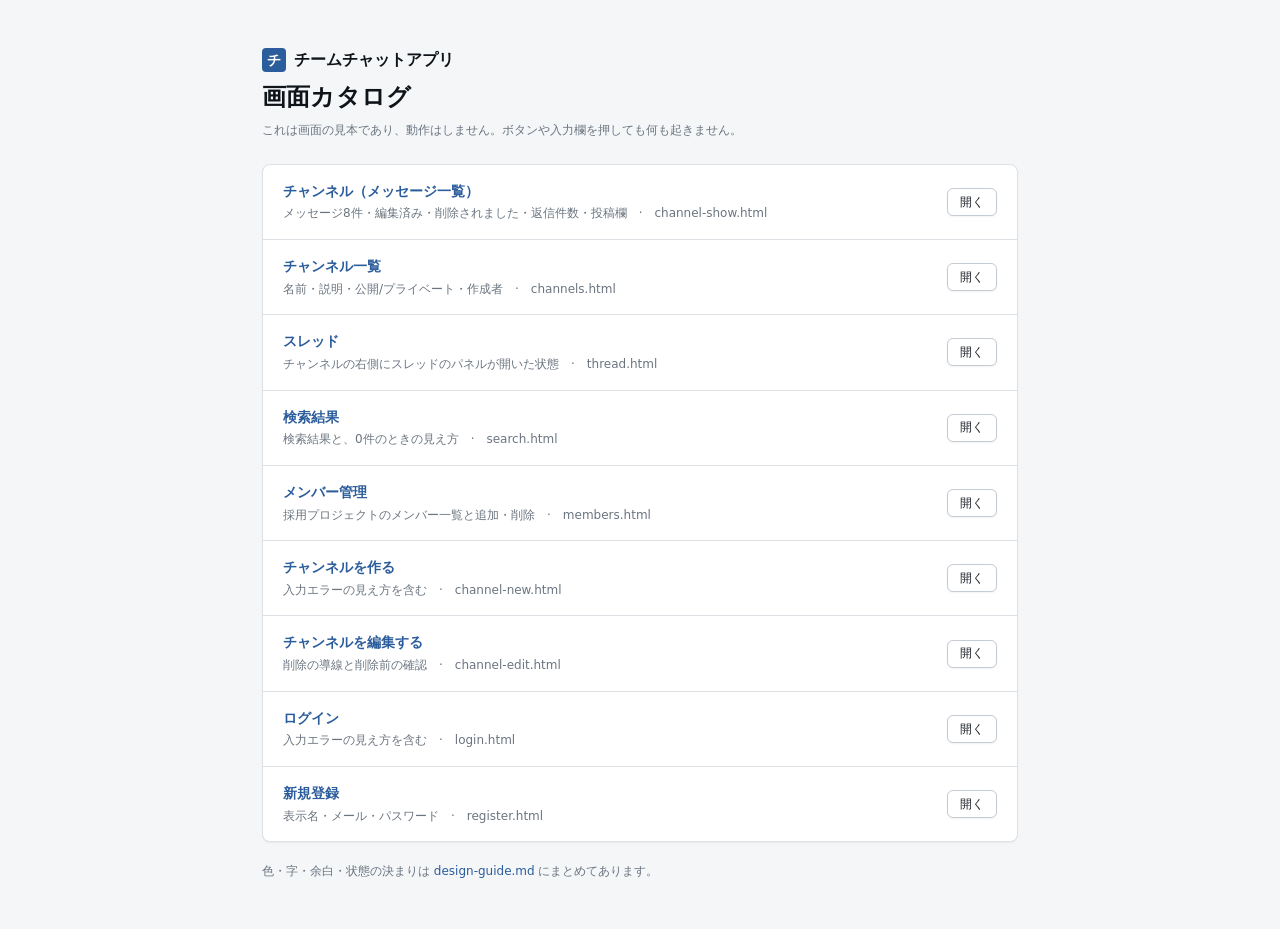
<file: mockup/index.html>
<!DOCTYPE html>
<html lang="ja"><head><meta charset="utf-8"><meta name="viewport" content="width=1280"><title>画面カタログ｜チームチャットアプリ</title><link rel="stylesheet" href="styles.css"></head>
<body><div class="page" style="margin:0 auto;max-width:820px;padding:var(--sp-12) var(--sp-8)"><div class="auth__brand" style="justify-content:flex-start;margin-bottom:var(--sp-2)"><span class="brandmark">チ</span>チームチャットアプリ</div><h1 class="h-display">画面カタログ</h1><p class="t-caption" style="margin:var(--sp-2) 0 var(--sp-6)">これは画面の見本であり、動作はしません。ボタンや入力欄を押しても何も起きません。</p><div class="rows">
<div class="row"><div class="row__main"><div class="row__title"><a href="channel-show.html">チャンネル（メッセージ一覧）</a></div><div class="row__sub">メッセージ8件・編集済み・削除されました・返信件数・投稿欄　·　channel-show.html</div></div><div class="row__acts"><a class="btn btn--sm" href="channel-show.html">開く</a></div></div>
<div class="row"><div class="row__main"><div class="row__title"><a href="channels.html">チャンネル一覧</a></div><div class="row__sub">名前・説明・公開/プライベート・作成者　·　channels.html</div></div><div class="row__acts"><a class="btn btn--sm" href="channels.html">開く</a></div></div>
<div class="row"><div class="row__main"><div class="row__title"><a href="thread.html">スレッド</a></div><div class="row__sub">チャンネルの右側にスレッドのパネルが開いた状態　·　thread.html</div></div><div class="row__acts"><a class="btn btn--sm" href="thread.html">開く</a></div></div>
<div class="row"><div class="row__main"><div class="row__title"><a href="search.html">検索結果</a></div><div class="row__sub">検索結果と、0件のときの見え方　·　search.html</div></div><div class="row__acts"><a class="btn btn--sm" href="search.html">開く</a></div></div>
<div class="row"><div class="row__main"><div class="row__title"><a href="members.html">メンバー管理</a></div><div class="row__sub">採用プロジェクトのメンバー一覧と追加・削除　·　members.html</div></div><div class="row__acts"><a class="btn btn--sm" href="members.html">開く</a></div></div>
<div class="row"><div class="row__main"><div class="row__title"><a href="channel-new.html">チャンネルを作る</a></div><div class="row__sub">入力エラーの見え方を含む　·　channel-new.html</div></div><div class="row__acts"><a class="btn btn--sm" href="channel-new.html">開く</a></div></div>
<div class="row"><div class="row__main"><div class="row__title"><a href="channel-edit.html">チャンネルを編集する</a></div><div class="row__sub">削除の導線と削除前の確認　·　channel-edit.html</div></div><div class="row__acts"><a class="btn btn--sm" href="channel-edit.html">開く</a></div></div>
<div class="row"><div class="row__main"><div class="row__title"><a href="login.html">ログイン</a></div><div class="row__sub">入力エラーの見え方を含む　·　login.html</div></div><div class="row__acts"><a class="btn btn--sm" href="login.html">開く</a></div></div>
<div class="row"><div class="row__main"><div class="row__title"><a href="register.html">新規登録</a></div><div class="row__sub">表示名・メール・パスワード　·　register.html</div></div><div class="row__acts"><a class="btn btn--sm" href="register.html">開く</a></div></div>
</div><p class="mock-note" style="margin-top:var(--sp-5)">色・字・余白・状態の決まりは <a href="design-guide.md">design-guide.md</a> にまとめてあります。</p></div></body></html>
</file>
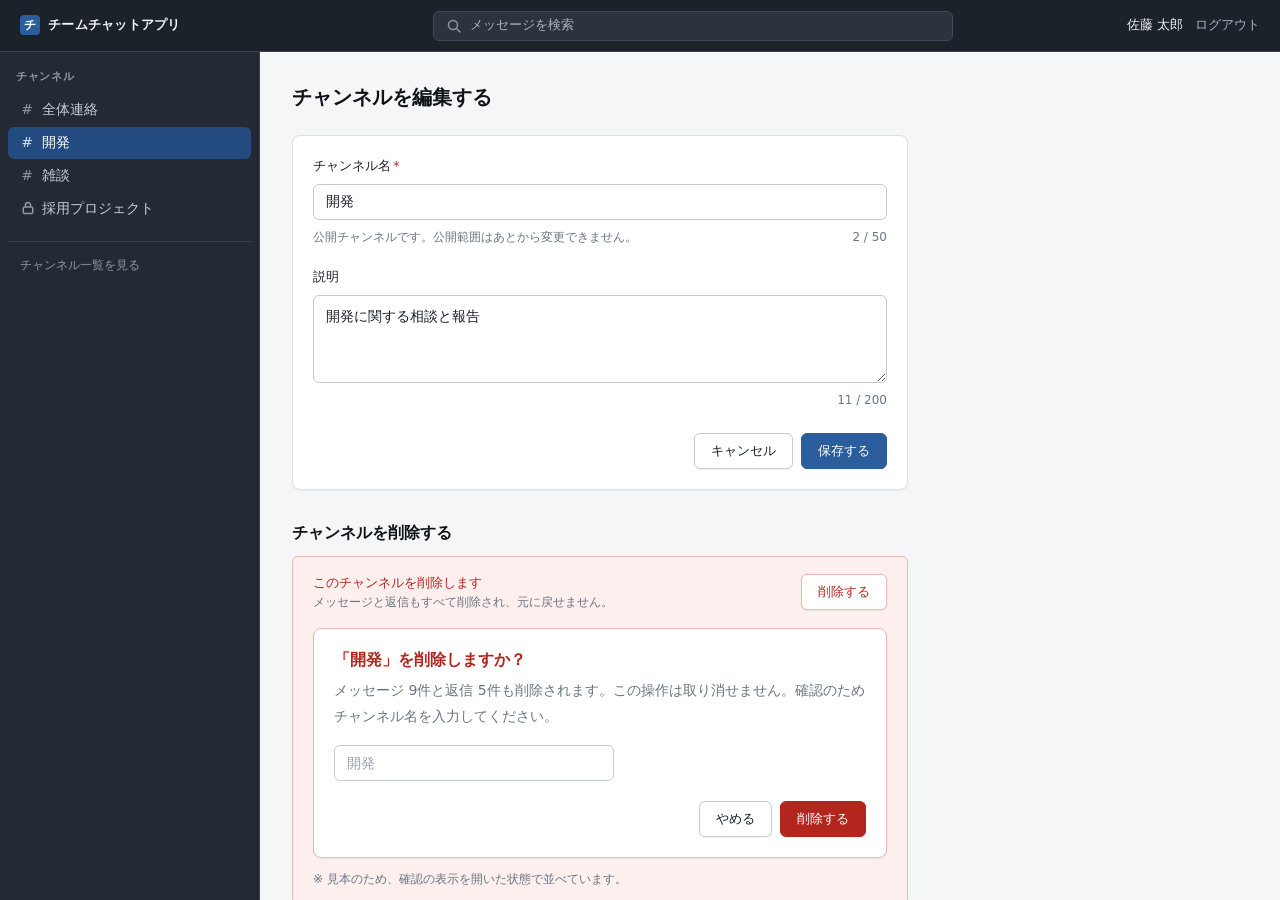
<file: mockup/channel-edit.html>
<!DOCTYPE html>
<html lang="ja"><head><meta charset="utf-8"><meta name="viewport" content="width=1280"><title>チャンネルを編集する｜チームチャットアプリ</title><link rel="stylesheet" href="styles.css"></head>
<body><div class="app"><header class="topbar"><div class="topbar__brand"><span class="brandmark">チ</span>チームチャットアプリ</div><div class="topbar__search"><div class="search-input"><svg class="ic" viewBox="0 0 16 16" fill="none" stroke="currentColor" stroke-width="1.5"><circle cx="7" cy="7" r="4.5"/><path d="M10.5 10.5 14 14" stroke-linecap="round"/></svg><span>メッセージを検索</span></div></div><div class="topbar__me"><span class="nm">佐藤 太郎</span><a href="login.html">ログアウト</a></div></header><div class="app__body"><nav class="sidebar"><div class="side-group">チャンネル</div><a class="side-item" href="channel-show.html"><span class="sig">#</span><span class="nm">全体連絡</span></a><a class="side-item is-selected" href="channel-show.html"><span class="sig">#</span><span class="nm">開発</span></a><a class="side-item" href="channel-show.html"><span class="sig">#</span><span class="nm">雑談</span></a><a class="side-item" href="channel-show.html"><span class="sig"><svg class="ic" viewBox="0 0 16 16" fill="none" stroke="currentColor" stroke-width="1.5"><rect x="3.25" y="7" width="9.5" height="6.5" rx="1.5"/><path d="M5.5 7V5a2.5 2.5 0 0 1 5 0v2"/></svg></span><span class="nm">採用プロジェクト</span></a><div class="side-foot"><a href="channels.html">チャンネル一覧を見る</a></div></nav><main class="main main--scroll"><div class="page" style="max-width:680px"><h1 class="h-title" style="margin-bottom:var(--sp-6)">チャンネルを編集する</h1>
<div class="card" style="margin-bottom:var(--sp-8)"><div class="card__body">
<div class="field"><label class="label">チャンネル名<span class="req">*</span></label><input class="input" value="開発"><div class="field-foot"><span class="help">公開チャンネルです。公開範囲はあとから変更できません。</span><span class="count">2 / 50</span></div></div>
<div class="field"><label class="label">説明</label><textarea class="textarea">開発に関する相談と報告</textarea><div class="field-foot"><span class="help"></span><span class="count">11 / 200</span></div></div>
<div class="inline-2" style="justify-content:flex-end;margin-top:var(--sp-6)"><a class="btn" href="channel-show.html">キャンセル</a><button class="btn btn--primary">保存する</button></div>
</div></div>
<h2 class="h-heading" style="margin-bottom:var(--sp-3)">チャンネルを削除する</h2>
<div class="danger-box"><div class="spread" style="margin-bottom:var(--sp-4)"><div><div class="t-label" style="color:var(--danger)">このチャンネルを削除します</div><div class="t-caption">メッセージと返信もすべて削除され、元に戻せません。</div></div><button class="btn btn--danger">削除する</button></div>
<div class="card" style="border-color:var(--danger-line)"><div class="card__body"><div class="h-heading" style="margin-bottom:var(--sp-2)">「開発」を削除しますか？</div><p class="t-body t-muted" style="margin-bottom:var(--sp-4)">メッセージ 9件と返信 5件も削除されます。この操作は取り消せません。確認のためチャンネル名を入力してください。</p><input class="input" placeholder="開発" style="max-width:280px"><div class="inline-2" style="justify-content:flex-end;margin-top:var(--sp-5)"><button class="btn">やめる</button><button class="btn btn--danger-solid">削除する</button></div></div></div>
<p class="mock-note" style="margin-top:var(--sp-3)">※ 見本のため、確認の表示を開いた状態で並べています。</p></div>
</div></main></div></div></body></html>
</file>
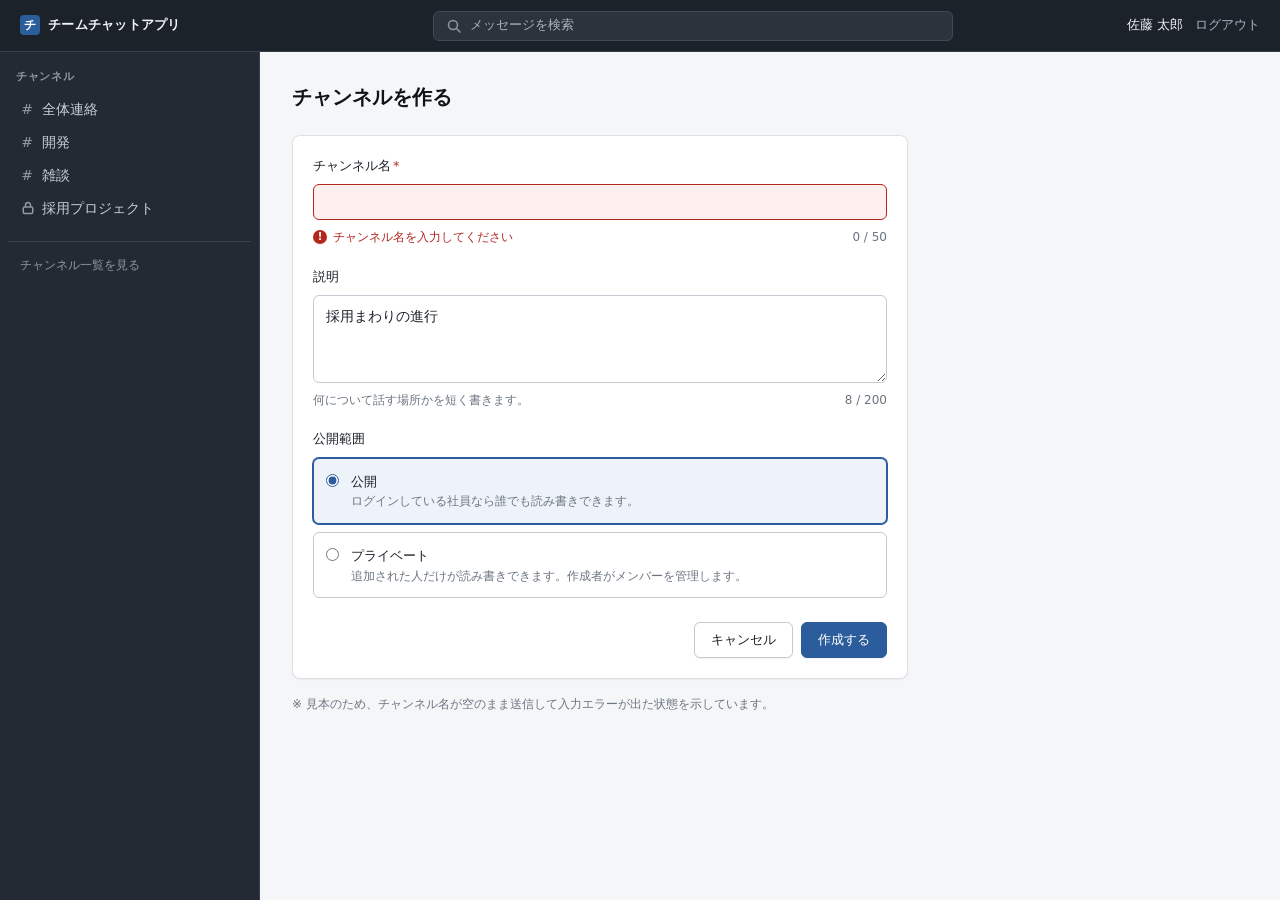
<file: mockup/channel-new.html>
<!DOCTYPE html>
<html lang="ja"><head><meta charset="utf-8"><meta name="viewport" content="width=1280"><title>チャンネルを作る｜チームチャットアプリ</title><link rel="stylesheet" href="styles.css"></head>
<body><div class="app"><header class="topbar"><div class="topbar__brand"><span class="brandmark">チ</span>チームチャットアプリ</div><div class="topbar__search"><div class="search-input"><svg class="ic" viewBox="0 0 16 16" fill="none" stroke="currentColor" stroke-width="1.5"><circle cx="7" cy="7" r="4.5"/><path d="M10.5 10.5 14 14" stroke-linecap="round"/></svg><span>メッセージを検索</span></div></div><div class="topbar__me"><span class="nm">佐藤 太郎</span><a href="login.html">ログアウト</a></div></header><div class="app__body"><nav class="sidebar"><div class="side-group">チャンネル</div><a class="side-item" href="channel-show.html"><span class="sig">#</span><span class="nm">全体連絡</span></a><a class="side-item" href="channel-show.html"><span class="sig">#</span><span class="nm">開発</span></a><a class="side-item" href="channel-show.html"><span class="sig">#</span><span class="nm">雑談</span></a><a class="side-item" href="channel-show.html"><span class="sig"><svg class="ic" viewBox="0 0 16 16" fill="none" stroke="currentColor" stroke-width="1.5"><rect x="3.25" y="7" width="9.5" height="6.5" rx="1.5"/><path d="M5.5 7V5a2.5 2.5 0 0 1 5 0v2"/></svg></span><span class="nm">採用プロジェクト</span></a><div class="side-foot"><a href="channels.html">チャンネル一覧を見る</a></div></nav><main class="main main--scroll"><div class="page" style="max-width:680px"><h1 class="h-title" style="margin-bottom:var(--sp-6)">チャンネルを作る</h1>
<div class="card"><div class="card__body">
<div class="field is-error"><label class="label">チャンネル名<span class="req">*</span></label><input class="input" value=""><div class="field-foot"><span class="err">チャンネル名を入力してください</span><span class="count">0 / 50</span></div></div>
<div class="field"><label class="label">説明</label><textarea class="textarea">採用まわりの進行</textarea><div class="field-foot"><span class="help">何について話す場所かを短く書きます。</span><span class="count">8 / 200</span></div></div>
<div class="field"><span class="label">公開範囲</span><div class="radio-set">
<label class="radio is-checked"><input type="radio" name="v" checked><span><span class="rt">公開</span><span class="rd" style="display:block">ログインしている社員なら誰でも読み書きできます。</span></span></label>
<label class="radio"><input type="radio" name="v"><span><span class="rt">プライベート</span><span class="rd" style="display:block">追加された人だけが読み書きできます。作成者がメンバーを管理します。</span></span></label>
</div></div>
<div class="inline-2" style="justify-content:flex-end;margin-top:var(--sp-6)"><a class="btn" href="channels.html">キャンセル</a><button class="btn btn--primary">作成する</button></div>
</div></div>
<p class="mock-note" style="margin-top:var(--sp-4)">※ 見本のため、チャンネル名が空のまま送信して入力エラーが出た状態を示しています。</p></div></main></div></div></body></html>
</file>
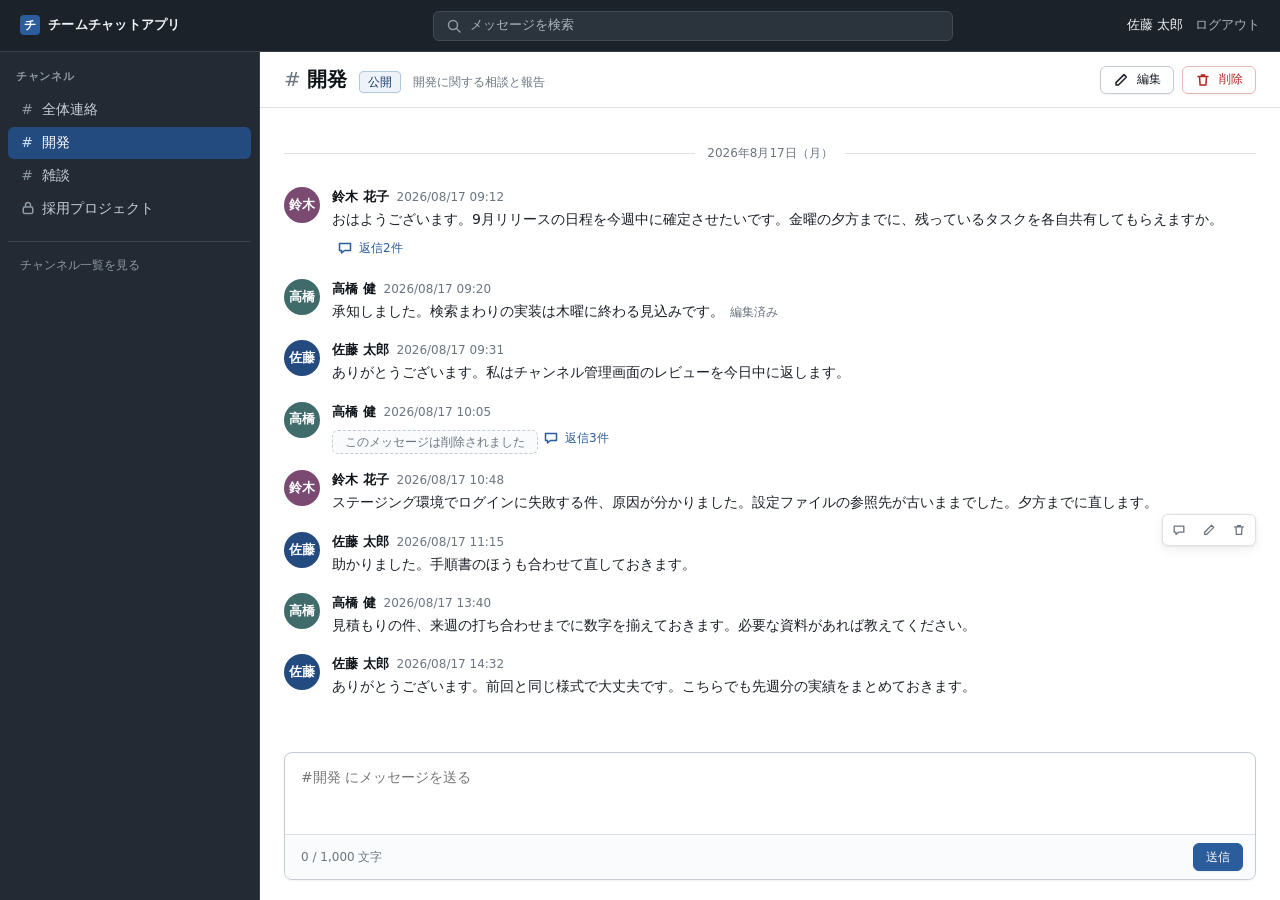
<file: mockup/channel-show.html>
<!DOCTYPE html>
<html lang="ja"><head><meta charset="utf-8"><meta name="viewport" content="width=1280"><title>開発｜チームチャットアプリ</title><link rel="stylesheet" href="styles.css"></head>
<body><div class="app"><header class="topbar"><div class="topbar__brand"><span class="brandmark">チ</span>チームチャットアプリ</div><div class="topbar__search"><div class="search-input"><svg class="ic" viewBox="0 0 16 16" fill="none" stroke="currentColor" stroke-width="1.5"><circle cx="7" cy="7" r="4.5"/><path d="M10.5 10.5 14 14" stroke-linecap="round"/></svg><span>メッセージを検索</span></div></div><div class="topbar__me"><span class="nm">佐藤 太郎</span><a href="login.html">ログアウト</a></div></header><div class="app__body"><nav class="sidebar"><div class="side-group">チャンネル</div><a class="side-item" href="channel-show.html"><span class="sig">#</span><span class="nm">全体連絡</span></a><a class="side-item is-selected" href="channel-show.html"><span class="sig">#</span><span class="nm">開発</span></a><a class="side-item" href="channel-show.html"><span class="sig">#</span><span class="nm">雑談</span></a><a class="side-item" href="channel-show.html"><span class="sig"><svg class="ic" viewBox="0 0 16 16" fill="none" stroke="currentColor" stroke-width="1.5"><rect x="3.25" y="7" width="9.5" height="6.5" rx="1.5"/><path d="M5.5 7V5a2.5 2.5 0 0 1 5 0v2"/></svg></span><span class="nm">採用プロジェクト</span></a><div class="side-foot"><a href="channels.html">チャンネル一覧を見る</a></div></nav><main class="main"><div class="ch-head"><div class="ch-head__main"><div class="ch-head__name"><span class="sig">#</span>開発</div><span class="badge badge--public">公開</span><span class="ch-head__desc">開発に関する相談と報告</span></div><div class="ch-head__acts"><a class="btn btn--sm" href="channel-edit.html"><svg class="ic" viewBox="0 0 16 16" fill="none" stroke="currentColor" stroke-width="1.5" stroke-linejoin="round"><path d="M11 2.6 13.4 5 5.4 13H3v-2.4z"/></svg>編集</a><a class="btn btn--sm btn--danger" href="channel-edit.html"><svg class="ic" viewBox="0 0 16 16" fill="none" stroke="currentColor" stroke-width="1.5" stroke-linecap="round"><path d="M3 4.5h10M6.5 4.5V3h3v1.5M4.5 4.5l.6 8.5h5.8l.6-8.5"/></svg>削除</a></div></div><div class="msg-list"><div class="day-sep"><span>2026年8月17日（月）</span></div><article class="msg"><span class="avatar avatar--b">鈴木</span><div><div class="msg__head"><span class="msg__name">鈴木 花子</span><span class="msg__time">2026/08/17 09:12</span></div><div class="msg__body">おはようございます。9月リリースの日程を今週中に確定させたいです。金曜の夕方までに、残っているタスクを各自共有してもらえますか。</div><a class="thread-link" href="thread.html"><svg class="ic" viewBox="0 0 16 16" fill="none" stroke="currentColor" stroke-width="1.5" stroke-linejoin="round"><path d="M2.5 3.5h11v7h-6l-3 2.5v-2.5h-2z"/></svg>返信2件</a></div></article><article class="msg"><span class="avatar avatar--c">高橋</span><div><div class="msg__head"><span class="msg__name">高橋 健</span><span class="msg__time">2026/08/17 09:20</span></div><div class="msg__body">承知しました。検索まわりの実装は木曜に終わる見込みです。<span class="msg__edited">編集済み</span></div></div></article><article class="msg"><span class="avatar">佐藤</span><div><div class="msg__head"><span class="msg__name">佐藤 太郎</span><span class="msg__time">2026/08/17 09:31</span></div><div class="msg__body">ありがとうございます。私はチャンネル管理画面のレビューを今日中に返します。</div></div></article><article class="msg msg--deleted"><span class="avatar avatar--c">高橋</span><div><div class="msg__head"><span class="msg__name">高橋 健</span><span class="msg__time">2026/08/17 10:05</span></div><div class="msg__deleted-note">このメッセージは削除されました</div><a class="thread-link" href="thread.html"><svg class="ic" viewBox="0 0 16 16" fill="none" stroke="currentColor" stroke-width="1.5" stroke-linejoin="round"><path d="M2.5 3.5h11v7h-6l-3 2.5v-2.5h-2z"/></svg>返信3件</a></div></article><article class="msg"><span class="avatar avatar--b">鈴木</span><div><div class="msg__head"><span class="msg__name">鈴木 花子</span><span class="msg__time">2026/08/17 10:48</span></div><div class="msg__body">ステージング環境でログインに失敗する件、原因が分かりました。設定ファイルの参照先が古いままでした。夕方までに直します。</div></div></article><article class="msg"><div class="msg__acts"><button class="icon-btn" title="返信"><svg class="ic" viewBox="0 0 16 16" fill="none" stroke="currentColor" stroke-width="1.5" stroke-linejoin="round"><path d="M2.5 3.5h11v7h-6l-3 2.5v-2.5h-2z"/></svg></button><button class="icon-btn" title="編集"><svg class="ic" viewBox="0 0 16 16" fill="none" stroke="currentColor" stroke-width="1.5" stroke-linejoin="round"><path d="M11 2.6 13.4 5 5.4 13H3v-2.4z"/></svg></button><button class="icon-btn" title="削除"><svg class="ic" viewBox="0 0 16 16" fill="none" stroke="currentColor" stroke-width="1.5" stroke-linecap="round"><path d="M3 4.5h10M6.5 4.5V3h3v1.5M4.5 4.5l.6 8.5h5.8l.6-8.5"/></svg></button></div><span class="avatar">佐藤</span><div><div class="msg__head"><span class="msg__name">佐藤 太郎</span><span class="msg__time">2026/08/17 11:15</span></div><div class="msg__body">助かりました。手順書のほうも合わせて直しておきます。</div></div></article><article class="msg"><span class="avatar avatar--c">高橋</span><div><div class="msg__head"><span class="msg__name">高橋 健</span><span class="msg__time">2026/08/17 13:40</span></div><div class="msg__body">見積もりの件、来週の打ち合わせまでに数字を揃えておきます。必要な資料があれば教えてください。</div></div></article><article class="msg"><span class="avatar">佐藤</span><div><div class="msg__head"><span class="msg__name">佐藤 太郎</span><span class="msg__time">2026/08/17 14:32</span></div><div class="msg__body">ありがとうございます。前回と同じ様式で大丈夫です。こちらでも先週分の実績をまとめておきます。</div></div></article></div><div class="composer"><div class="composer__box"><textarea class="composer__ta" placeholder="#開発 にメッセージを送る"></textarea><div class="composer__foot"><span class="count">0 / 1,000 文字</span><button class="btn btn--primary btn--sm">送信</button></div></div></div></main></div></div></body></html>
</file>
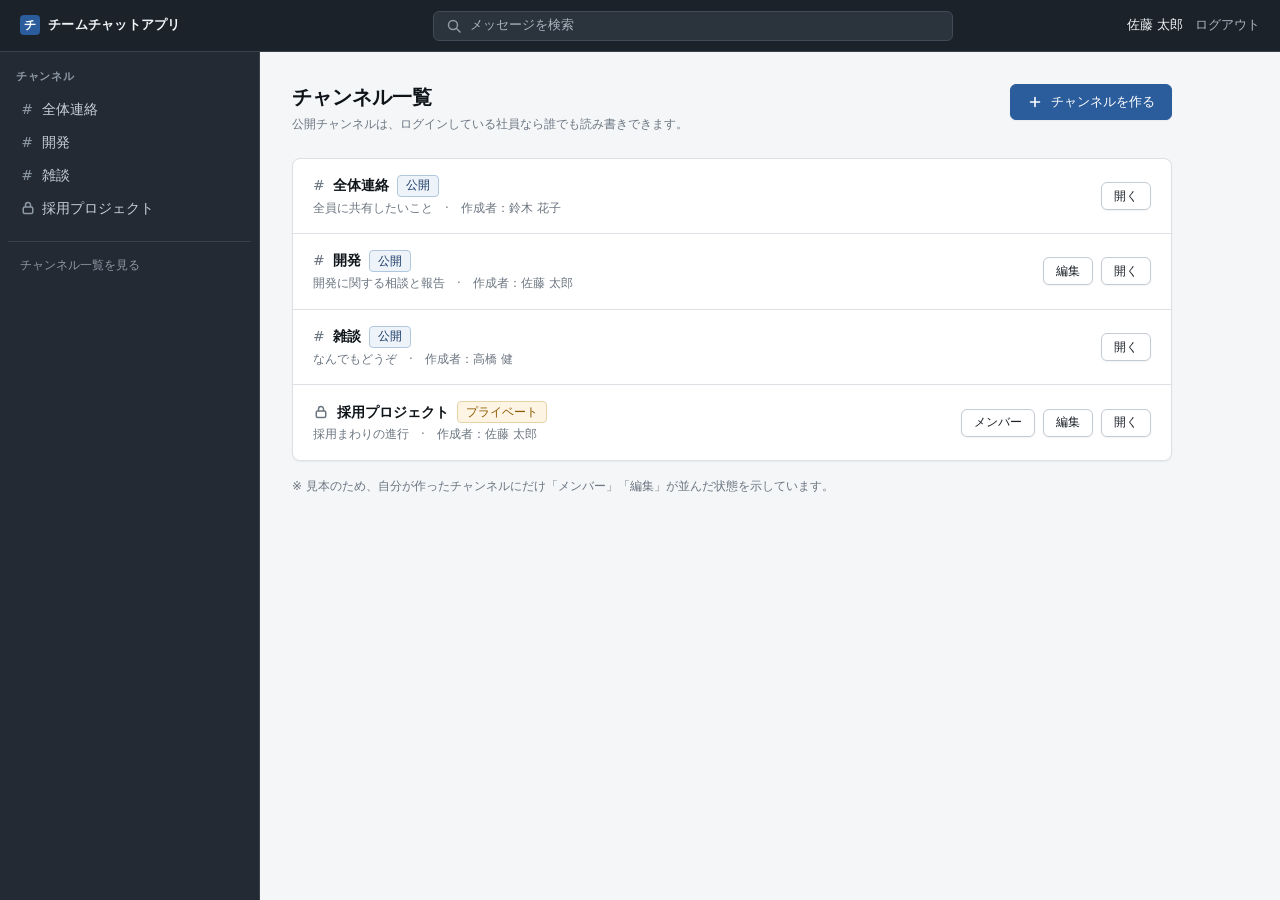
<file: mockup/channels.html>
<!DOCTYPE html>
<html lang="ja"><head><meta charset="utf-8"><meta name="viewport" content="width=1280"><title>チャンネル一覧｜チームチャットアプリ</title><link rel="stylesheet" href="styles.css"></head>
<body><div class="app"><header class="topbar"><div class="topbar__brand"><span class="brandmark">チ</span>チームチャットアプリ</div><div class="topbar__search"><div class="search-input"><svg class="ic" viewBox="0 0 16 16" fill="none" stroke="currentColor" stroke-width="1.5"><circle cx="7" cy="7" r="4.5"/><path d="M10.5 10.5 14 14" stroke-linecap="round"/></svg><span>メッセージを検索</span></div></div><div class="topbar__me"><span class="nm">佐藤 太郎</span><a href="login.html">ログアウト</a></div></header><div class="app__body"><nav class="sidebar"><div class="side-group">チャンネル</div><a class="side-item" href="channel-show.html"><span class="sig">#</span><span class="nm">全体連絡</span></a><a class="side-item" href="channel-show.html"><span class="sig">#</span><span class="nm">開発</span></a><a class="side-item" href="channel-show.html"><span class="sig">#</span><span class="nm">雑談</span></a><a class="side-item" href="channel-show.html"><span class="sig"><svg class="ic" viewBox="0 0 16 16" fill="none" stroke="currentColor" stroke-width="1.5"><rect x="3.25" y="7" width="9.5" height="6.5" rx="1.5"/><path d="M5.5 7V5a2.5 2.5 0 0 1 5 0v2"/></svg></span><span class="nm">採用プロジェクト</span></a><div class="side-foot"><a href="channels.html">チャンネル一覧を見る</a></div></nav><main class="main main--scroll"><div class="page"><div class="page__head"><div><h1 class="h-title">チャンネル一覧</h1><p class="t-caption" style="margin-top:4px">公開チャンネルは、ログインしている社員なら誰でも読み書きできます。</p></div><a class="btn btn--primary" href="channel-new.html"><svg class="ic" viewBox="0 0 16 16" fill="none" stroke="currentColor" stroke-width="1.6" stroke-linecap="round"><path d="M8 3.5v9M3.5 8h9"/></svg>チャンネルを作る</a></div><div class="rows">
<div class="row"><div class="row__main"><div class="row__title"><span class="sig">#</span>全体連絡<span class="badge badge--public">公開</span></div><div class="row__sub">全員に共有したいこと　·　作成者：鈴木 花子</div></div><div class="row__acts"><a class="btn btn--sm" href="channel-show.html">開く</a></div></div>
<div class="row"><div class="row__main"><div class="row__title"><span class="sig">#</span>開発<span class="badge badge--public">公開</span></div><div class="row__sub">開発に関する相談と報告　·　作成者：佐藤 太郎</div></div><div class="row__acts"><a class="btn btn--sm" href="channel-edit.html">編集</a><a class="btn btn--sm" href="channel-show.html">開く</a></div></div>
<div class="row"><div class="row__main"><div class="row__title"><span class="sig">#</span>雑談<span class="badge badge--public">公開</span></div><div class="row__sub">なんでもどうぞ　·　作成者：高橋 健</div></div><div class="row__acts"><a class="btn btn--sm" href="channel-show.html">開く</a></div></div>
<div class="row"><div class="row__main"><div class="row__title"><span class="sig"><svg class="ic" viewBox="0 0 16 16" fill="none" stroke="currentColor" stroke-width="1.5"><rect x="3.25" y="7" width="9.5" height="6.5" rx="1.5"/><path d="M5.5 7V5a2.5 2.5 0 0 1 5 0v2"/></svg></span>採用プロジェクト<span class="badge badge--private">プライベート</span></div><div class="row__sub">採用まわりの進行　·　作成者：佐藤 太郎</div></div><div class="row__acts"><a class="btn btn--sm" href="members.html">メンバー</a><a class="btn btn--sm" href="channel-edit.html">編集</a><a class="btn btn--sm" href="channel-show.html">開く</a></div></div>
</div><p class="mock-note" style="margin-top:var(--sp-4)">※ 見本のため、自分が作ったチャンネルにだけ「メンバー」「編集」が並んだ状態を示しています。</p></div></main></div></div></body></html>
</file>
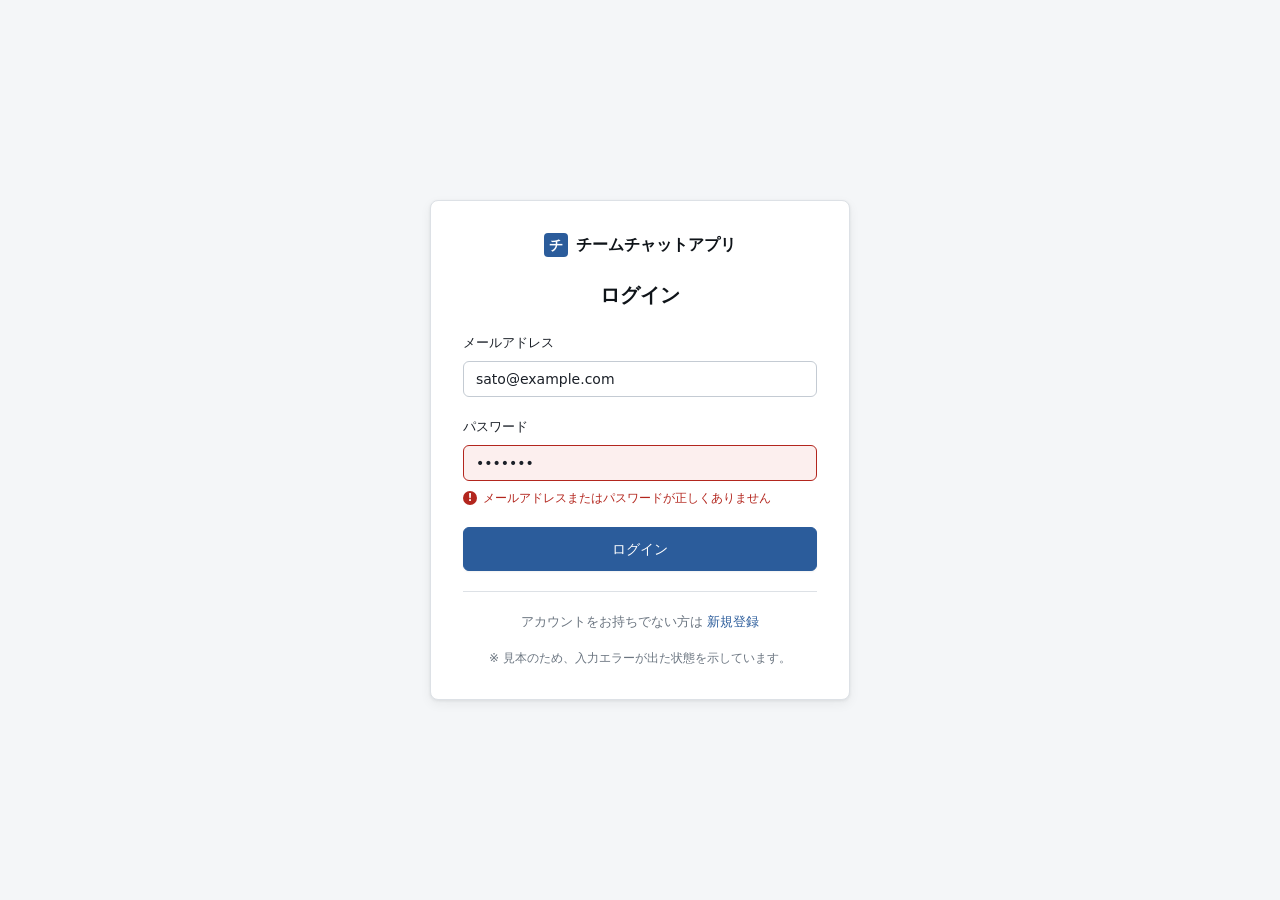
<file: mockup/login.html>
<!DOCTYPE html>
<html lang="ja"><head><meta charset="utf-8"><meta name="viewport" content="width=1280"><title>ログイン｜チームチャットアプリ</title><link rel="stylesheet" href="styles.css"></head>
<body><div class="auth"><div class="auth__card"><div class="auth__brand"><span class="brandmark">チ</span>チームチャットアプリ</div><h1 class="h-display" style="text-align:center;margin-bottom:var(--sp-6);font-size:var(--fs-title)">ログイン</h1>
<div class="field"><label class="label">メールアドレス</label><input class="input" value="sato@example.com"></div>
<div class="field is-error"><label class="label">パスワード</label><input class="input" type="password" value="1234567"><span class="err">メールアドレスまたはパスワードが正しくありません</span></div>
<button class="btn btn--primary btn--lg btn--block">ログイン</button>
<div class="auth__foot">アカウントをお持ちでない方は <a href="register.html">新規登録</a></div>
<p class="mock-note" style="margin-top:var(--sp-4);text-align:center">※ 見本のため、入力エラーが出た状態を示しています。</p></div></div></body></html>
</file>
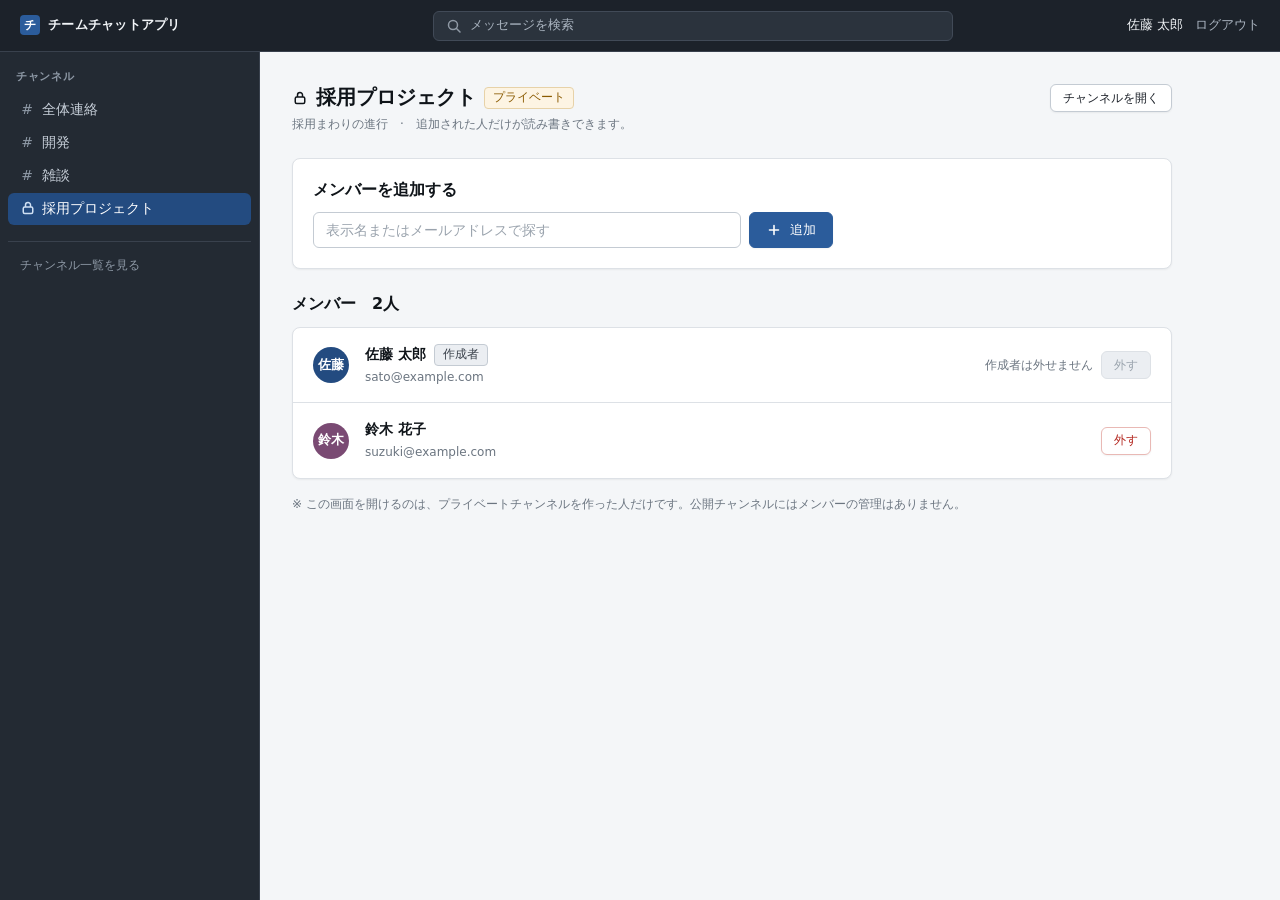
<file: mockup/members.html>
<!DOCTYPE html>
<html lang="ja"><head><meta charset="utf-8"><meta name="viewport" content="width=1280"><title>メンバー管理｜チームチャットアプリ</title><link rel="stylesheet" href="styles.css"></head>
<body><div class="app"><header class="topbar"><div class="topbar__brand"><span class="brandmark">チ</span>チームチャットアプリ</div><div class="topbar__search"><div class="search-input"><svg class="ic" viewBox="0 0 16 16" fill="none" stroke="currentColor" stroke-width="1.5"><circle cx="7" cy="7" r="4.5"/><path d="M10.5 10.5 14 14" stroke-linecap="round"/></svg><span>メッセージを検索</span></div></div><div class="topbar__me"><span class="nm">佐藤 太郎</span><a href="login.html">ログアウト</a></div></header><div class="app__body"><nav class="sidebar"><div class="side-group">チャンネル</div><a class="side-item" href="channel-show.html"><span class="sig">#</span><span class="nm">全体連絡</span></a><a class="side-item" href="channel-show.html"><span class="sig">#</span><span class="nm">開発</span></a><a class="side-item" href="channel-show.html"><span class="sig">#</span><span class="nm">雑談</span></a><a class="side-item is-selected" href="channel-show.html"><span class="sig"><svg class="ic" viewBox="0 0 16 16" fill="none" stroke="currentColor" stroke-width="1.5"><rect x="3.25" y="7" width="9.5" height="6.5" rx="1.5"/><path d="M5.5 7V5a2.5 2.5 0 0 1 5 0v2"/></svg></span><span class="nm">採用プロジェクト</span></a><div class="side-foot"><a href="channels.html">チャンネル一覧を見る</a></div></nav><main class="main main--scroll"><div class="page"><div class="page__head"><div><h1 class="h-title" style="display:flex;align-items:center;gap:8px"><svg class="ic" viewBox="0 0 16 16" fill="none" stroke="currentColor" stroke-width="1.5"><rect x="3.25" y="7" width="9.5" height="6.5" rx="1.5"/><path d="M5.5 7V5a2.5 2.5 0 0 1 5 0v2"/></svg>採用プロジェクト<span class="badge badge--private">プライベート</span></h1><p class="t-caption" style="margin-top:4px">採用まわりの進行　·　追加された人だけが読み書きできます。</p></div><a class="btn btn--sm" href="channel-show.html">チャンネルを開く</a></div>
<div class="card" style="margin-bottom:var(--sp-6)"><div class="card__body"><h2 class="h-heading" style="margin-bottom:var(--sp-3)">メンバーを追加する</h2><div class="inline-2" style="max-width:520px"><input class="input" placeholder="表示名またはメールアドレスで探す"><button class="btn btn--primary"><svg class="ic" viewBox="0 0 16 16" fill="none" stroke="currentColor" stroke-width="1.6" stroke-linecap="round"><path d="M8 3.5v9M3.5 8h9"/></svg>追加</button></div></div></div>
<h2 class="h-heading" style="margin-bottom:var(--sp-3)">メンバー　2人</h2>
<div class="rows"><div class="row"><span class="avatar">佐藤</span><div class="row__main"><div class="row__title">佐藤 太郎<span class="badge badge--owner">作成者</span></div><div class="row__sub">sato@example.com</div></div><div class="row__acts"><span class="t-caption">作成者は外せません</span><button class="btn btn--sm" disabled>外す</button></div></div><div class="row"><span class="avatar avatar--b">鈴木</span><div class="row__main"><div class="row__title">鈴木 花子</div><div class="row__sub">suzuki@example.com</div></div><div class="row__acts"><button class="btn btn--sm btn--danger">外す</button></div></div></div>
<p class="mock-note" style="margin-top:var(--sp-4)">※ この画面を開けるのは、プライベートチャンネルを作った人だけです。公開チャンネルにはメンバーの管理はありません。</p></div></main></div></div></body></html>
</file>
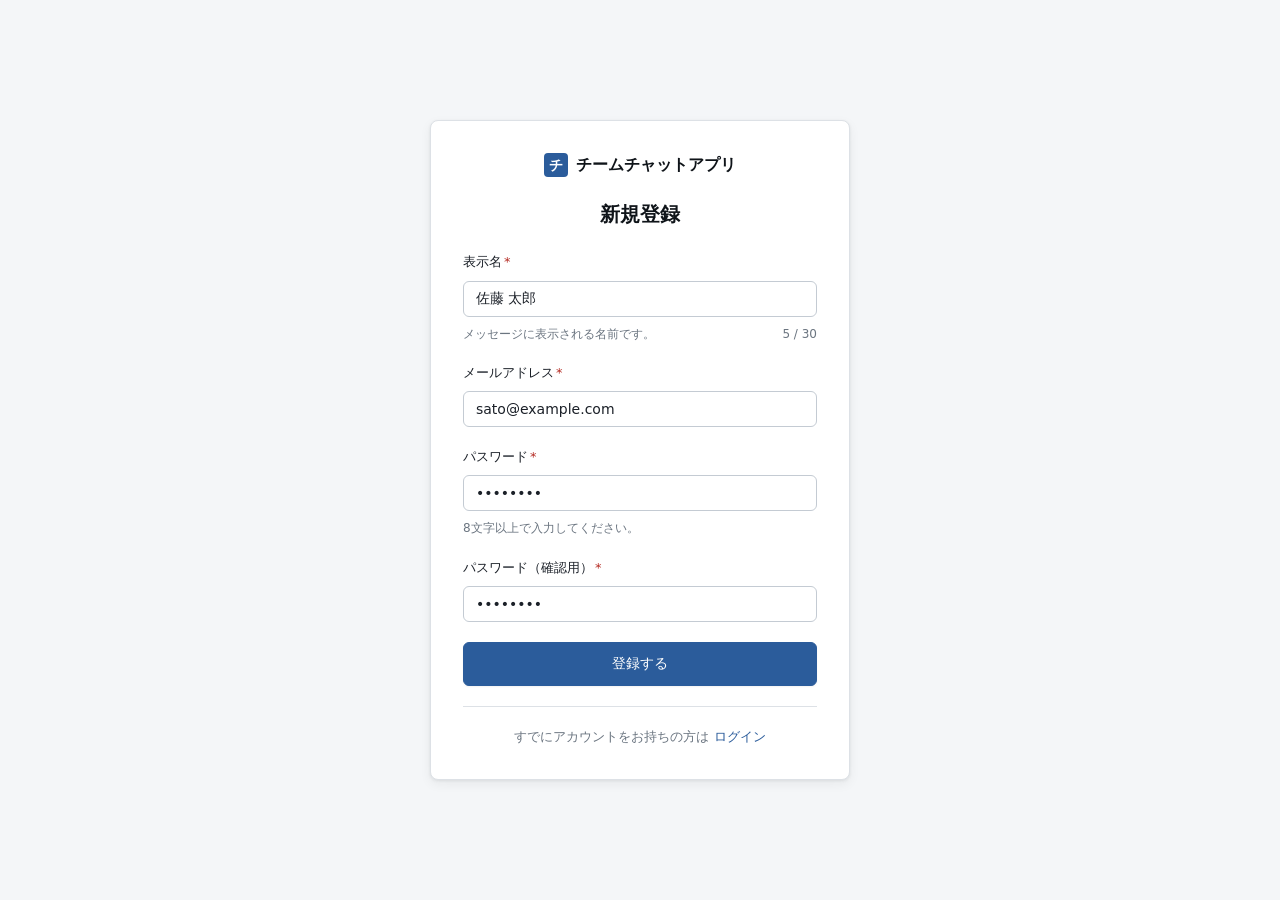
<file: mockup/register.html>
<!DOCTYPE html>
<html lang="ja"><head><meta charset="utf-8"><meta name="viewport" content="width=1280"><title>新規登録｜チームチャットアプリ</title><link rel="stylesheet" href="styles.css"></head>
<body><div class="auth"><div class="auth__card"><div class="auth__brand"><span class="brandmark">チ</span>チームチャットアプリ</div><h1 class="h-display" style="text-align:center;margin-bottom:var(--sp-6);font-size:var(--fs-title)">新規登録</h1>
<div class="field"><label class="label">表示名<span class="req">*</span></label><input class="input" value="佐藤 太郎"><div class="field-foot"><span class="help">メッセージに表示される名前です。</span><span class="count">5 / 30</span></div></div>
<div class="field"><label class="label">メールアドレス<span class="req">*</span></label><input class="input" value="sato@example.com"></div>
<div class="field"><label class="label">パスワード<span class="req">*</span></label><input class="input" type="password" value="12345678"><span class="help">8文字以上で入力してください。</span></div>
<div class="field"><label class="label">パスワード（確認用）<span class="req">*</span></label><input class="input" type="password" value="12345678"></div>
<button class="btn btn--primary btn--lg btn--block">登録する</button>
<div class="auth__foot">すでにアカウントをお持ちの方は <a href="login.html">ログイン</a></div></div></div></body></html>
</file>
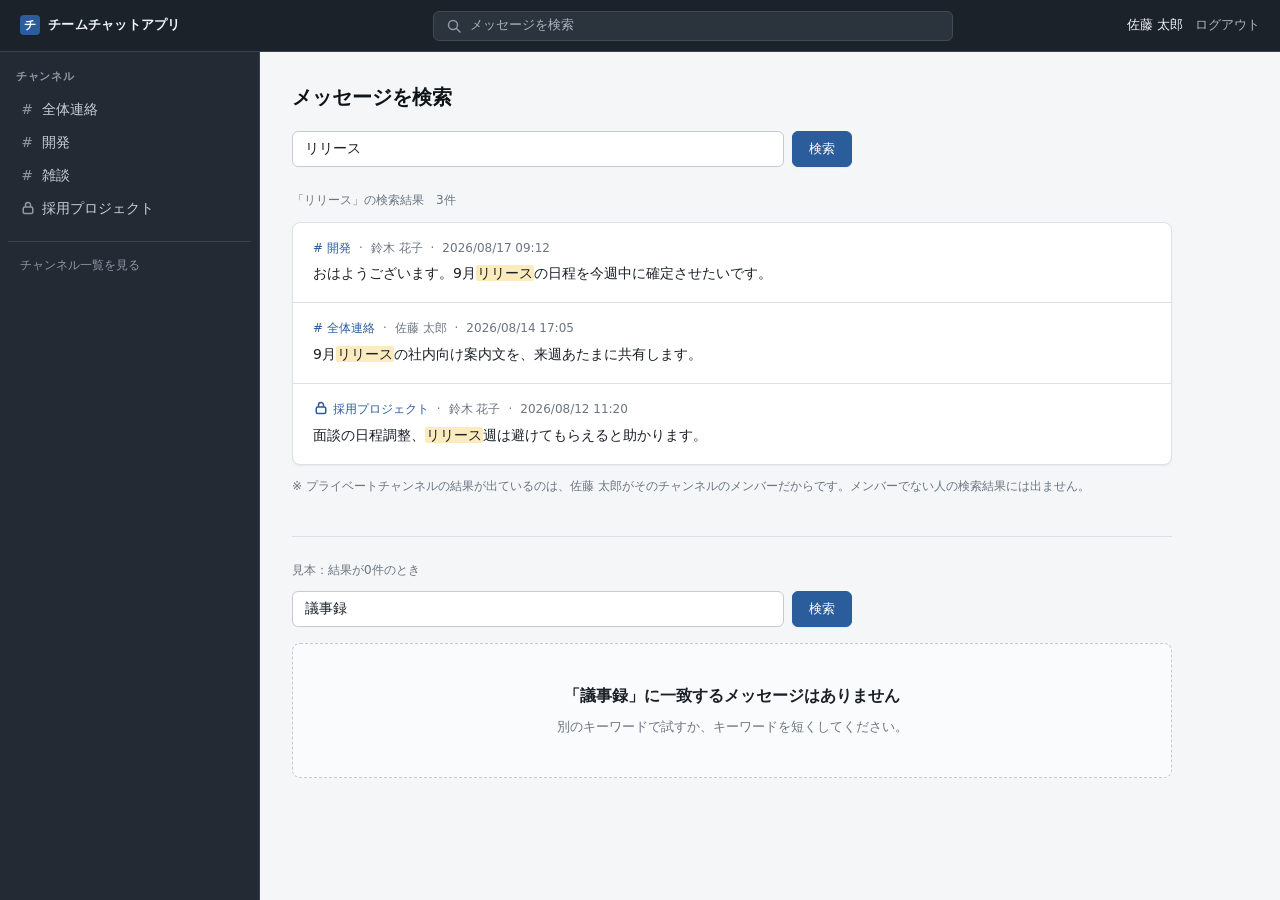
<file: mockup/search.html>
<!DOCTYPE html>
<html lang="ja"><head><meta charset="utf-8"><meta name="viewport" content="width=1280"><title>検索結果｜チームチャットアプリ</title><link rel="stylesheet" href="styles.css"></head>
<body><div class="app"><header class="topbar"><div class="topbar__brand"><span class="brandmark">チ</span>チームチャットアプリ</div><div class="topbar__search"><div class="search-input"><svg class="ic" viewBox="0 0 16 16" fill="none" stroke="currentColor" stroke-width="1.5"><circle cx="7" cy="7" r="4.5"/><path d="M10.5 10.5 14 14" stroke-linecap="round"/></svg><span>メッセージを検索</span></div></div><div class="topbar__me"><span class="nm">佐藤 太郎</span><a href="login.html">ログアウト</a></div></header><div class="app__body"><nav class="sidebar"><div class="side-group">チャンネル</div><a class="side-item" href="channel-show.html"><span class="sig">#</span><span class="nm">全体連絡</span></a><a class="side-item" href="channel-show.html"><span class="sig">#</span><span class="nm">開発</span></a><a class="side-item" href="channel-show.html"><span class="sig">#</span><span class="nm">雑談</span></a><a class="side-item" href="channel-show.html"><span class="sig"><svg class="ic" viewBox="0 0 16 16" fill="none" stroke="currentColor" stroke-width="1.5"><rect x="3.25" y="7" width="9.5" height="6.5" rx="1.5"/><path d="M5.5 7V5a2.5 2.5 0 0 1 5 0v2"/></svg></span><span class="nm">採用プロジェクト</span></a><div class="side-foot"><a href="channels.html">チャンネル一覧を見る</a></div></nav><main class="main main--scroll"><div class="page"><h1 class="h-title">メッセージを検索</h1>
<div class="field" style="margin:var(--sp-5) 0 var(--sp-6);max-width:560px"><div class="inline-2"><input class="input" value="リリース"><button class="btn btn--primary">検索</button></div></div>
<p class="t-caption" style="margin-bottom:var(--sp-3)">「リリース」の検索結果　3件</p>
<div class="rows">
<div class="row"><div class="row__main"><div class="result__meta"><span class="result__ch"># 開発</span><span>·</span><span>鈴木 花子</span><span>·</span><span>2026/08/17 09:12</span></div><div class="t-body">おはようございます。9月<mark>リリース</mark>の日程を今週中に確定させたいです。</div></div></div>
<div class="row"><div class="row__main"><div class="result__meta"><span class="result__ch"># 全体連絡</span><span>·</span><span>佐藤 太郎</span><span>·</span><span>2026/08/14 17:05</span></div><div class="t-body">9月<mark>リリース</mark>の社内向け案内文を、来週あたまに共有します。</div></div></div>
<div class="row"><div class="row__main"><div class="result__meta"><span class="result__ch"><svg class="ic" viewBox="0 0 16 16" fill="none" stroke="currentColor" stroke-width="1.5"><rect x="3.25" y="7" width="9.5" height="6.5" rx="1.5"/><path d="M5.5 7V5a2.5 2.5 0 0 1 5 0v2"/></svg> 採用プロジェクト</span><span>·</span><span>鈴木 花子</span><span>·</span><span>2026/08/12 11:20</span></div><div class="t-body">面談の日程調整、<mark>リリース</mark>週は避けてもらえると助かります。</div></div></div>
</div>
<p class="mock-note" style="margin-top:var(--sp-3)">※ プライベートチャンネルの結果が出ているのは、佐藤 太郎がそのチャンネルのメンバーだからです。メンバーでない人の検索結果には出ません。</p>
<hr style="margin:var(--sp-10) 0 var(--sp-6)">
<p class="t-caption" style="margin-bottom:var(--sp-3)">見本：結果が0件のとき</p>
<div class="field" style="margin-bottom:var(--sp-4);max-width:560px"><div class="inline-2"><input class="input" value="議事録"><button class="btn btn--primary">検索</button></div></div>
<div class="empty"><div class="empty__title">「議事録」に一致するメッセージはありません</div><div class="empty__text">別のキーワードで試すか、キーワードを短くしてください。</div></div>
</div></main></div></div></body></html>
</file>
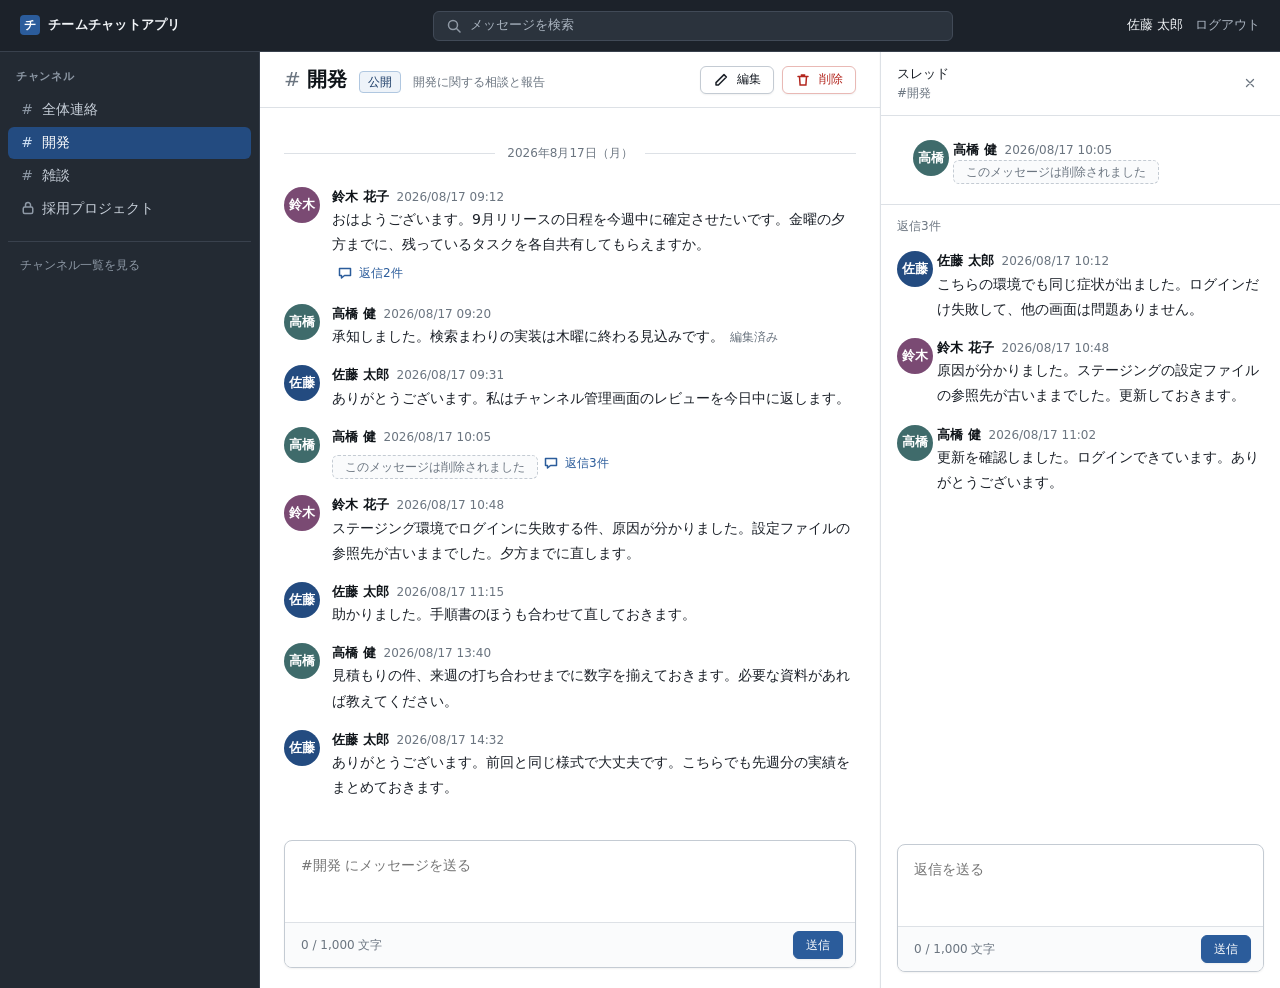
<file: mockup/thread.html>
<!DOCTYPE html>
<html lang="ja"><head><meta charset="utf-8"><meta name="viewport" content="width=1280"><title>スレッド｜チームチャットアプリ</title><link rel="stylesheet" href="styles.css"></head>
<body><div class="app"><header class="topbar"><div class="topbar__brand"><span class="brandmark">チ</span>チームチャットアプリ</div><div class="topbar__search"><div class="search-input"><svg class="ic" viewBox="0 0 16 16" fill="none" stroke="currentColor" stroke-width="1.5"><circle cx="7" cy="7" r="4.5"/><path d="M10.5 10.5 14 14" stroke-linecap="round"/></svg><span>メッセージを検索</span></div></div><div class="topbar__me"><span class="nm">佐藤 太郎</span><a href="login.html">ログアウト</a></div></header><div class="app__body app__body--thread"><nav class="sidebar"><div class="side-group">チャンネル</div><a class="side-item" href="channel-show.html"><span class="sig">#</span><span class="nm">全体連絡</span></a><a class="side-item is-selected" href="channel-show.html"><span class="sig">#</span><span class="nm">開発</span></a><a class="side-item" href="channel-show.html"><span class="sig">#</span><span class="nm">雑談</span></a><a class="side-item" href="channel-show.html"><span class="sig"><svg class="ic" viewBox="0 0 16 16" fill="none" stroke="currentColor" stroke-width="1.5"><rect x="3.25" y="7" width="9.5" height="6.5" rx="1.5"/><path d="M5.5 7V5a2.5 2.5 0 0 1 5 0v2"/></svg></span><span class="nm">採用プロジェクト</span></a><div class="side-foot"><a href="channels.html">チャンネル一覧を見る</a></div></nav><main class="main"><div class="ch-head"><div class="ch-head__main"><div class="ch-head__name"><span class="sig">#</span>開発</div><span class="badge badge--public">公開</span><span class="ch-head__desc">開発に関する相談と報告</span></div><div class="ch-head__acts"><a class="btn btn--sm" href="channel-edit.html"><svg class="ic" viewBox="0 0 16 16" fill="none" stroke="currentColor" stroke-width="1.5" stroke-linejoin="round"><path d="M11 2.6 13.4 5 5.4 13H3v-2.4z"/></svg>編集</a><a class="btn btn--sm btn--danger" href="channel-edit.html"><svg class="ic" viewBox="0 0 16 16" fill="none" stroke="currentColor" stroke-width="1.5" stroke-linecap="round"><path d="M3 4.5h10M6.5 4.5V3h3v1.5M4.5 4.5l.6 8.5h5.8l.6-8.5"/></svg>削除</a></div></div><div class="msg-list"><div class="day-sep"><span>2026年8月17日（月）</span></div><article class="msg"><span class="avatar avatar--b">鈴木</span><div><div class="msg__head"><span class="msg__name">鈴木 花子</span><span class="msg__time">2026/08/17 09:12</span></div><div class="msg__body">おはようございます。9月リリースの日程を今週中に確定させたいです。金曜の夕方までに、残っているタスクを各自共有してもらえますか。</div><a class="thread-link" href="thread.html"><svg class="ic" viewBox="0 0 16 16" fill="none" stroke="currentColor" stroke-width="1.5" stroke-linejoin="round"><path d="M2.5 3.5h11v7h-6l-3 2.5v-2.5h-2z"/></svg>返信2件</a></div></article><article class="msg"><span class="avatar avatar--c">高橋</span><div><div class="msg__head"><span class="msg__name">高橋 健</span><span class="msg__time">2026/08/17 09:20</span></div><div class="msg__body">承知しました。検索まわりの実装は木曜に終わる見込みです。<span class="msg__edited">編集済み</span></div></div></article><article class="msg"><span class="avatar">佐藤</span><div><div class="msg__head"><span class="msg__name">佐藤 太郎</span><span class="msg__time">2026/08/17 09:31</span></div><div class="msg__body">ありがとうございます。私はチャンネル管理画面のレビューを今日中に返します。</div></div></article><article class="msg msg--deleted"><span class="avatar avatar--c">高橋</span><div><div class="msg__head"><span class="msg__name">高橋 健</span><span class="msg__time">2026/08/17 10:05</span></div><div class="msg__deleted-note">このメッセージは削除されました</div><a class="thread-link" href="thread.html"><svg class="ic" viewBox="0 0 16 16" fill="none" stroke="currentColor" stroke-width="1.5" stroke-linejoin="round"><path d="M2.5 3.5h11v7h-6l-3 2.5v-2.5h-2z"/></svg>返信3件</a></div></article><article class="msg"><span class="avatar avatar--b">鈴木</span><div><div class="msg__head"><span class="msg__name">鈴木 花子</span><span class="msg__time">2026/08/17 10:48</span></div><div class="msg__body">ステージング環境でログインに失敗する件、原因が分かりました。設定ファイルの参照先が古いままでした。夕方までに直します。</div></div></article><article class="msg"><span class="avatar">佐藤</span><div><div class="msg__head"><span class="msg__name">佐藤 太郎</span><span class="msg__time">2026/08/17 11:15</span></div><div class="msg__body">助かりました。手順書のほうも合わせて直しておきます。</div></div></article><article class="msg"><span class="avatar avatar--c">高橋</span><div><div class="msg__head"><span class="msg__name">高橋 健</span><span class="msg__time">2026/08/17 13:40</span></div><div class="msg__body">見積もりの件、来週の打ち合わせまでに数字を揃えておきます。必要な資料があれば教えてください。</div></div></article><article class="msg"><span class="avatar">佐藤</span><div><div class="msg__head"><span class="msg__name">佐藤 太郎</span><span class="msg__time">2026/08/17 14:32</span></div><div class="msg__body">ありがとうございます。前回と同じ様式で大丈夫です。こちらでも先週分の実績をまとめておきます。</div></div></article></div><div class="composer"><div class="composer__box"><textarea class="composer__ta" placeholder="#開発 にメッセージを送る"></textarea><div class="composer__foot"><span class="count">0 / 1,000 文字</span><button class="btn btn--primary btn--sm">送信</button></div></div></div></main><aside class="thread"><div class="thread__head"><div><div class="t-label">スレッド</div><div class="t-caption"><span class="sig">#</span>開発</div></div><button class="icon-btn" title="閉じる"><svg class="ic" viewBox="0 0 16 16" fill="none" stroke="currentColor" stroke-width="1.5" stroke-linecap="round"><path d="M4 4l8 8M12 4l-8 8"/></svg></button></div><div class="thread__body"><div class="thread__origin"><article class="msg msg--deleted"><span class="avatar avatar--c">高橋</span><div><div class="msg__head"><span class="msg__name">高橋 健</span><span class="msg__time">2026/08/17 10:05</span></div><div class="msg__deleted-note">このメッセージは削除されました</div></div></article></div><div class="thread__count">返信3件</div><article class="msg"><span class="avatar">佐藤</span><div><div class="msg__head"><span class="msg__name">佐藤 太郎</span><span class="msg__time">2026/08/17 10:12</span></div><div class="msg__body">こちらの環境でも同じ症状が出ました。ログインだけ失敗して、他の画面は問題ありません。</div></div></article><article class="msg"><span class="avatar avatar--b">鈴木</span><div><div class="msg__head"><span class="msg__name">鈴木 花子</span><span class="msg__time">2026/08/17 10:48</span></div><div class="msg__body">原因が分かりました。ステージングの設定ファイルの参照先が古いままでした。更新しておきます。</div></div></article><article class="msg"><span class="avatar avatar--c">高橋</span><div><div class="msg__head"><span class="msg__name">高橋 健</span><span class="msg__time">2026/08/17 11:02</span></div><div class="msg__body">更新を確認しました。ログインできています。ありがとうございます。</div></div></article></div><div class="composer"><div class="composer__box"><textarea class="composer__ta" placeholder="返信を送る"></textarea><div class="composer__foot"><span class="count">0 / 1,000 文字</span><button class="btn btn--primary btn--sm">送信</button></div></div></div></aside></div></div></body></html>
</file>
<file: mockup/styles.css>
/* ============================================================
   チームチャットアプリ 画面見本 — スタイル一式
   Webフォント・外部CDN・画像ファイルは読み込みません。
   このファイル1枚だけで表示されます。
   ============================================================ */

/* ------------------------------------------------------------
   色トークン — 明るい本文側 + 暗色サイドバーの2層構成
   ------------------------------------------------------------ */
:root{
  /* 基本パレット（藍 / ai indigo-blue accent） */
  --ai-50:#EEF3F9;--ai-100:#D8E4F1;--ai-200:#B0C7E0;--ai-300:#7EA3C9;--ai-400:#4C7DAF;
  --ai-500:#2B5C9B;--ai-600:#234B80;--ai-700:#1C3C67;--ai-800:#16304F;--ai-900:#101F33;

  /* ニュートラル（わずかに青みのグレー） */
  --n-0:#FFFFFF;--n-25:#FAFBFC;--n-50:#F4F6F8;--n-100:#EBEEF2;--n-200:#DDE1E6;
  --n-300:#C4CBD3;--n-400:#9AA3AD;--n-500:#6B7580;--n-600:#4E565F;--n-700:#39404A;
  --n-800:#272D35;--n-900:#1B2028;

  /* 暗色サイドバー用 */
  --dark-bg:#232A33;--dark-bg-2:#1C222A;--dark-hover:#2E3742;--dark-line:#39414D;

  /* 意味づけ（セマンティック） */
  --bg:var(--n-50);            /* 画面の背景 */
  --surface:var(--n-0);        /* カード・入力欄などの面 */
  --surface-sunken:var(--n-25);/* 面の中のさらに一段沈んだ領域 */
  --surface-hover:var(--n-50); /* 行のホバー */
  --text:var(--n-900);         /* 本文の文字 */
  --text-strong:#0F1419;       /* 見出し */
  --text-muted:var(--n-500);   /* 控えめな文字（日時・補足） */
  --text-disabled:var(--n-400);
  --text-inverse:#EDF1F6;
  --line:var(--n-200);         /* 罫線 */
  --line-strong:var(--n-300);  /* 入力欄の枠 */

  --accent:var(--ai-500);
  --accent-hover:var(--ai-600);
  --accent-active:var(--ai-700);
  --accent-soft:var(--ai-50);
  --accent-soft-line:var(--ai-200);
  --on-accent:#FFFFFF;

  --danger:#B3261E;
  --danger-hover:#8F1E17;
  --danger-soft:#FCEFEE;
  --danger-line:#E9B9B5;
  --warning:#8A5A00;
  --warning-soft:#FDF4E3;

  --focus-ring:rgba(43,92,155,.35);

  /* サイドバー（暗色）の意味づけ */
  --side-bg:var(--dark-bg);
  --side-bg-top:var(--dark-bg-2);
  --side-text:#C7CFD9;         /* 通常のチャンネル名 */
  --side-text-strong:#F2F5F8;  /* アプリ名・見出しの上位 */
  --side-text-muted:#8E99A6;   /* グループ見出し */
  --side-hover:var(--dark-hover);
  --side-selected:var(--ai-600);
  --side-selected-text:#FFFFFF;
  --side-line:var(--dark-line);
}

/* ------------------------------------------------------------
   フォント — OSに同梱された実体だけを local() で参照する
   （外部ファイルは1つも読み込まない）
   ------------------------------------------------------------ */
@font-face{font-family:"Hiragino Kaku Gothic ProN";src:local("Hiragino Kaku Gothic ProN W3"),local("HiraKakuProN-W3");font-weight:400;font-style:normal;font-display:swap}
@font-face{font-family:"Hiragino Kaku Gothic ProN";src:local("Hiragino Kaku Gothic ProN W6"),local("HiraKakuProN-W6");font-weight:700;font-style:normal;font-display:swap}

/* ------------------------------------------------------------
   文字トークン — 日本語システムフォントのみ
   ------------------------------------------------------------ */
:root{
  --font-base:-apple-system,BlinkMacSystemFont,"Hiragino Kaku Gothic ProN","Hiragino Sans","Yu Gothic UI","Yu Gothic",Meiryo,"Segoe UI",system-ui,sans-serif;
  --font-mono:ui-monospace,"SFMono-Regular","Menlo","Consolas",monospace;

  --fs-display:24px;   /* ログイン等のカード見出し */
  --fs-title:20px;     /* 画面タイトル・チャンネル名 */
  --fs-heading:16px;   /* 節見出し */
  --fs-body:14px;      /* 本文・メッセージ */
  --fs-label:13px;     /* ラベル・ボタン */
  --fs-caption:12px;   /* 日時・補足 */
  --fs-micro:11px;     /* グループ見出し */

  --fw-regular:400;
  --fw-medium:500;
  --fw-bold:700;

  --lh-tight:1.35;    /* 見出し */
  --lh-normal:1.55;   /* UI一般 */
  --lh-relaxed:1.8;   /* 本文・メッセージ */

  --ls-wide:.06em;    /* グループ見出し */
}

/* ------------------------------------------------------------
   余白・寸法トークン — 4pxの刻み
   ------------------------------------------------------------ */
:root{
  --sp-1:4px;--sp-2:8px;--sp-3:12px;--sp-4:16px;--sp-5:20px;--sp-6:24px;--sp-8:32px;--sp-10:40px;--sp-12:48px;

  --r-sm:4px;   /* バッジ・小さな印 */
  --r-md:6px;   /* ボタン・入力欄 */
  --r-lg:8px;   /* カード・パネル */
  --r-full:999px; /* アバターのみ */

  --sidebar-w:260px;
  --topbar-h:52px;
  --thread-w:400px;
  --content-max:880px;   /* 本文の最大幅 */
  --form-max:420px;      /* ログイン等のカード幅 */

  --ctl-h:36px;          /* ボタン・入力欄の標準の高さ */
  --ctl-h-sm:28px;
  --ctl-h-lg:44px;       /* ログインの主ボタン */
}

/* ------------------------------------------------------------
   影・枠のトークン
   ------------------------------------------------------------ */
:root{
  --sh-none:none;
  --sh-1:0 1px 2px rgba(27,32,40,.06);              /* カード */
  --sh-2:0 1px 3px rgba(27,32,40,.08),0 4px 12px rgba(27,32,40,.06); /* 浮いたパネル */
  --sh-3:0 8px 28px rgba(27,32,40,.16);             /* ダイアログ */
  --sh-inset-top:inset 0 1px 0 rgba(255,255,255,.6);
  --border:1px solid var(--line);
  --border-strong:1px solid var(--line-strong);
}

/* ------------------------------------------------------------
   土台 — リセットと要素の既定
   ------------------------------------------------------------ */
*,*::before,*::after{box-sizing:border-box}
html,body{height:100%}
body{margin:0;background:var(--bg);color:var(--text);font-family:var(--font-base);font-size:var(--fs-body);line-height:var(--lh-normal);-webkit-font-smoothing:antialiased}
h1,h2,h3,h4,p,figure,ul,ol{margin:0}
ul,ol{padding:0;list-style:none}
button,input,textarea,select{font:inherit;color:inherit}
a{color:var(--accent);text-decoration:none}
a:hover{color:var(--accent-hover);text-decoration:underline}
:focus-visible{outline:2px solid var(--accent);outline-offset:2px}
hr{border:0;border-top:var(--border);margin:var(--sp-4) 0}

.h-display{font-size:var(--fs-display);font-weight:var(--fw-bold);line-height:var(--lh-tight);color:var(--text-strong);letter-spacing:.01em}
.h-title{font-size:var(--fs-title);font-weight:var(--fw-bold);line-height:var(--lh-tight);color:var(--text-strong)}
.h-heading{font-size:var(--fs-heading);font-weight:var(--fw-bold);line-height:var(--lh-tight);color:var(--text-strong)}
.t-body{font-size:var(--fs-body);line-height:var(--lh-relaxed)}
.t-label{font-size:var(--fs-label);font-weight:var(--fw-medium)}
.t-caption{font-size:var(--fs-caption);color:var(--text-muted);line-height:var(--lh-normal)}
.t-muted{color:var(--text-muted)}
.t-group{font-size:var(--fs-micro);font-weight:var(--fw-bold);letter-spacing:var(--ls-wide)}

/* ============================================================
   画面部品 — チームチャットアプリ
   ============================================================ */

/* ---------- ボタン ---------- */
.btn{display:inline-flex;align-items:center;justify-content:center;gap:var(--sp-2);height:var(--ctl-h);padding:0 var(--sp-4);border:1px solid var(--line-strong);border-radius:var(--r-md);background:var(--surface);color:var(--text);font-size:var(--fs-label);font-weight:var(--fw-medium);cursor:pointer;white-space:nowrap;box-shadow:var(--sh-1);text-decoration:none}
.btn:hover{background:var(--n-50);border-color:var(--n-400);color:var(--text);text-decoration:none}
.btn:active{background:var(--n-100);box-shadow:none}
.btn--primary{background:var(--accent);border-color:var(--accent);color:var(--on-accent)}
.btn--primary:hover{background:var(--accent-hover);border-color:var(--accent-hover);color:var(--on-accent)}
.btn--primary:active{background:var(--accent-active);border-color:var(--accent-active)}
.btn--danger{background:var(--surface);border-color:var(--danger-line);color:var(--danger)}
.btn--danger:hover{background:var(--danger-soft);border-color:var(--danger);color:var(--danger)}
.btn--danger-solid{background:var(--danger);border-color:var(--danger);color:#fff}
.btn--danger-solid:hover{background:var(--danger-hover);border-color:var(--danger-hover);color:#fff}
.btn--ghost{background:transparent;border-color:transparent;box-shadow:none;color:var(--text-muted)}
.btn--ghost:hover{background:var(--n-100);border-color:transparent;color:var(--text)}
.btn--sm{height:var(--ctl-h-sm);padding:0 var(--sp-3);font-size:var(--fs-caption)}
.btn--lg{height:var(--ctl-h-lg);padding:0 var(--sp-5);font-size:var(--fs-body)}
.btn--block{width:100%}
.btn[disabled],.btn.is-disabled{background:var(--n-100);border-color:var(--line);color:var(--text-disabled);box-shadow:none;cursor:not-allowed}
.icon-btn{display:inline-flex;align-items:center;justify-content:center;width:var(--ctl-h-sm);height:var(--ctl-h-sm);border:1px solid transparent;border-radius:var(--r-md);background:transparent;color:var(--text-muted);cursor:pointer}
.icon-btn:hover{background:var(--n-100);color:var(--text)}

/* ---------- フォーム ---------- */
.field{display:flex;flex-direction:column;gap:var(--sp-2);margin-bottom:var(--sp-5)}
.label{font-size:var(--fs-label);font-weight:var(--fw-medium);color:var(--text)}
.label .req{color:var(--danger);margin-left:2px}
.input,.textarea,.select{width:100%;height:var(--ctl-h);padding:0 var(--sp-3);border:1px solid var(--line-strong);border-radius:var(--r-md);background:var(--surface);color:var(--text);font-size:var(--fs-body)}
.textarea{height:auto;min-height:88px;padding:var(--sp-2) var(--sp-3);line-height:var(--lh-relaxed);resize:vertical}
.select{appearance:none;padding-right:var(--sp-8);background-image:linear-gradient(45deg,transparent 50%,var(--n-500) 50%),linear-gradient(135deg,var(--n-500) 50%,transparent 50%);background-position:calc(100% - 18px) 15px,calc(100% - 13px) 15px;background-size:5px 5px,5px 5px;background-repeat:no-repeat}
.input::placeholder,.textarea::placeholder{color:var(--text-disabled)}
.input:hover,.textarea:hover{border-color:var(--n-400)}
.input:focus,.textarea:focus,.select:focus{outline:none;border-color:var(--accent);box-shadow:0 0 0 3px var(--focus-ring)}
.input[disabled],.textarea[disabled]{background:var(--n-100);color:var(--text-disabled);cursor:not-allowed}
.field.is-error .input,.field.is-error .textarea{border-color:var(--danger);background:var(--danger-soft)}
.field.is-error .input:focus{box-shadow:0 0 0 3px rgba(179,38,30,.2)}
.err{display:flex;align-items:flex-start;gap:6px;font-size:var(--fs-caption);color:var(--danger)}
.err::before{content:"!";display:inline-flex;align-items:center;justify-content:center;flex:none;width:14px;height:14px;margin-top:2px;border-radius:var(--r-full);background:var(--danger);color:#fff;font-size:10px;font-weight:var(--fw-bold);line-height:1}
.help{font-size:var(--fs-caption);color:var(--text-muted)}
.count{font-size:var(--fs-caption);color:var(--text-muted);font-variant-numeric:tabular-nums}
.count.is-over{color:var(--danger);font-weight:var(--fw-medium)}
.field-foot{display:flex;justify-content:space-between;align-items:center;gap:var(--sp-3)}
.radio-set{display:flex;flex-direction:column;gap:var(--sp-2)}
.radio{display:flex;gap:var(--sp-3);align-items:flex-start;padding:var(--sp-3);border:1px solid var(--line-strong);border-radius:var(--r-md);background:var(--surface);cursor:pointer}
.radio:hover{border-color:var(--n-400);background:var(--n-25)}
.radio.is-checked{border-color:var(--accent);background:var(--accent-soft);box-shadow:0 0 0 1px var(--accent)}
.radio input{margin:3px 0 0;accent-color:var(--accent)}
.radio .rt{font-size:var(--fs-label);font-weight:var(--fw-medium)}
.radio .rd{font-size:var(--fs-caption);color:var(--text-muted)}

/* ---------- 面・カード ---------- */
.card{background:var(--surface);border:var(--border);border-radius:var(--r-lg);box-shadow:var(--sh-1)}
.card__head{display:flex;align-items:center;justify-content:space-between;gap:var(--sp-4);padding:var(--sp-4) var(--sp-5);border-bottom:var(--border)}
.card__body{padding:var(--sp-5)}
.panel-note{padding:var(--sp-3) var(--sp-4);border:1px solid var(--accent-soft-line);background:var(--accent-soft);border-radius:var(--r-md);font-size:var(--fs-caption);color:var(--ai-700)}
.danger-box{padding:var(--sp-4) var(--sp-5);border:1px solid var(--danger-line);background:var(--danger-soft);border-radius:var(--r-md)}
.danger-box .h-heading{color:var(--danger)}

/* ---------- 印・バッジ ---------- */
.badge{display:inline-flex;align-items:center;gap:5px;height:22px;padding:0 8px;border-radius:var(--r-sm);border:1px solid var(--line);background:var(--n-50);color:var(--text-muted);font-size:var(--fs-caption);font-weight:var(--fw-medium);white-space:nowrap}
.badge--public{background:var(--accent-soft);border-color:var(--accent-soft-line);color:var(--ai-700)}
.badge--private{background:var(--warning-soft);border-color:#E7D2A8;color:var(--warning)}
.badge--owner{background:var(--n-100);border-color:var(--line-strong);color:var(--n-700)}

/* ---------- アバター ---------- */
.avatar{display:inline-flex;align-items:center;justify-content:center;flex:none;width:36px;height:36px;border-radius:var(--r-full);background:var(--ai-600);color:#fff;font-size:var(--fs-label);font-weight:var(--fw-bold);letter-spacing:.02em;user-select:none}
.avatar--sm{width:28px;height:28px;font-size:var(--fs-caption)}
.avatar--lg{width:44px;height:44px;font-size:var(--fs-heading)}
.avatar--b{background:#7A4A73}.avatar--c{background:#3F6B6B}.avatar--d{background:#8A5A00}

/* ---------- 全体の骨格 ---------- */
.app{display:grid;grid-template-rows:var(--topbar-h) 1fr;height:100vh;min-width:1280px}
.app__body{display:grid;grid-template-columns:var(--sidebar-w) minmax(0,1fr);min-height:0}
.app__body--thread{grid-template-columns:var(--sidebar-w) minmax(0,1fr) var(--thread-w)}

/* 上部バー */
.topbar{display:grid;grid-template-columns:var(--sidebar-w) minmax(0,1fr) auto;align-items:center;background:var(--side-bg-top);color:var(--side-text);border-bottom:1px solid var(--side-line)}
.topbar__brand{display:flex;align-items:center;gap:var(--sp-2);padding-left:var(--sp-5);font-size:var(--fs-label);font-weight:var(--fw-bold);color:var(--side-text-strong);letter-spacing:.02em}
.brandmark{display:inline-flex;align-items:center;justify-content:center;width:20px;height:20px;border-radius:var(--r-sm);background:var(--accent);color:#fff;font-size:12px;font-weight:var(--fw-bold);line-height:1}
.topbar__search{justify-self:center;width:520px}
.search-input{display:flex;align-items:center;gap:var(--sp-2);height:30px;padding:0 var(--sp-3);border:1px solid #414A57;border-radius:var(--r-md);background:#2B333D;color:#A9B3BF;font-size:var(--fs-label)}
.search-input .ic{opacity:.8}
.topbar__me{display:flex;align-items:center;gap:var(--sp-3);padding-right:var(--sp-5);font-size:var(--fs-label)}
.topbar__me .nm{color:var(--side-text-strong)}
.topbar__me a{color:#A9B3BF}
.topbar__me a:hover{color:#fff}

/* サイドバー */
.sidebar{background:var(--side-bg);color:var(--side-text);padding:var(--sp-4) 0;overflow-y:auto;border-right:1px solid var(--side-line)}
.side-group{padding:var(--sp-4) var(--sp-4) var(--sp-2);color:var(--side-text-muted);font-size:var(--fs-micro);font-weight:var(--fw-bold);letter-spacing:var(--ls-wide)}
.side-group:first-child{padding-top:0}
.side-item{display:flex;align-items:center;gap:var(--sp-2);height:32px;margin:1px var(--sp-2);padding:0 var(--sp-3);border-radius:var(--r-md);color:var(--side-text);font-size:var(--fs-body);text-decoration:none}
.side-item:hover{background:var(--side-hover);color:var(--side-text-strong);text-decoration:none}
.side-item.is-selected{background:var(--side-selected);color:var(--side-selected-text);font-weight:var(--fw-medium)}
.side-item .sig{flex:none;width:14px;text-align:center;color:var(--side-text-muted);font-weight:var(--fw-regular)}
.side-item.is-selected .sig{color:#CFE0F3}
.side-item .nm{overflow:hidden;text-overflow:ellipsis;white-space:nowrap}
.side-foot{margin:var(--sp-4) var(--sp-2) 0;padding:var(--sp-3);border-top:1px solid var(--side-line)}
.side-foot a{color:var(--side-text-muted);font-size:var(--fs-caption)}
.side-foot a:hover{color:var(--side-text-strong)}

/* 本文の面 */
.main{display:flex;flex-direction:column;min-width:0;background:var(--surface)}
.main--scroll{overflow-y:auto;background:var(--bg)}
.page{padding:var(--sp-8);max-width:calc(var(--content-max) + var(--sp-8)*2)}
.page__head{display:flex;align-items:flex-start;justify-content:space-between;gap:var(--sp-4);margin-bottom:var(--sp-6)}

/* チャンネルのヘッダ */
.ch-head{display:flex;align-items:center;justify-content:space-between;gap:var(--sp-4);padding:var(--sp-3) var(--sp-6);border-bottom:var(--border);background:var(--surface)}
.ch-head__main{display:flex;align-items:baseline;gap:var(--sp-3);min-width:0}
.ch-head__name{display:flex;align-items:center;gap:6px;font-size:var(--fs-title);font-weight:var(--fw-bold);color:var(--text-strong)}
.ch-head__name .sig{color:var(--text-muted);font-weight:var(--fw-regular)}
.ch-head__desc{font-size:var(--fs-caption);color:var(--text-muted);overflow:hidden;text-overflow:ellipsis;white-space:nowrap}
.ch-head__acts{display:flex;align-items:center;gap:var(--sp-2);flex:none}

/* メッセージ */
.msg-list{flex:1;overflow-y:auto;padding:var(--sp-5) 0}
.day-sep{display:flex;align-items:center;gap:var(--sp-3);margin:var(--sp-4) var(--sp-6)}
.day-sep::before,.day-sep::after{content:"";flex:1;border-top:var(--border)}
.day-sep span{font-size:var(--fs-caption);color:var(--text-muted)}
.msg{position:relative;display:grid;grid-template-columns:36px minmax(0,1fr);gap:var(--sp-3);padding:var(--sp-2) var(--sp-6)}
.msg:hover{background:var(--surface-hover)}
.msg__head{display:flex;align-items:baseline;gap:var(--sp-2)}
.msg__name{font-size:var(--fs-label);font-weight:var(--fw-bold);color:var(--text-strong)}
.msg__time{font-size:var(--fs-caption);color:var(--text-muted);font-variant-numeric:tabular-nums}
.msg__body{font-size:var(--fs-body);line-height:var(--lh-relaxed);color:var(--text);white-space:pre-line}
.msg__edited{margin-left:6px;font-size:var(--fs-caption);color:var(--text-muted)}
.msg--deleted .msg__body{color:var(--text-disabled);font-style:normal}
.msg__deleted-note{display:inline-flex;align-items:center;height:24px;padding:0 var(--sp-3);border:1px dashed var(--line-strong);border-radius:var(--r-md);background:var(--n-25);color:var(--text-muted);font-size:var(--fs-caption)}
.msg__acts{position:absolute;top:-10px;right:var(--sp-6);display:flex;gap:2px;padding:2px;border:var(--border);border-radius:var(--r-md);background:var(--surface);box-shadow:var(--sh-2)}
.msg__acts .icon-btn{width:28px;height:26px;font-size:var(--fs-caption)}
.thread-link{display:inline-flex;align-items:center;gap:6px;margin-top:var(--sp-1);padding:2px 8px 2px 4px;border:1px solid transparent;border-radius:var(--r-md);color:var(--accent);font-size:var(--fs-caption);font-weight:var(--fw-medium)}
.thread-link:hover{border-color:var(--accent-soft-line);background:var(--accent-soft);text-decoration:none}

/* 投稿欄 */
.composer{padding:var(--sp-3) var(--sp-6) var(--sp-5)}
.composer__box{border:1px solid var(--line-strong);border-radius:var(--r-lg);background:var(--surface);box-shadow:var(--sh-1);overflow:hidden}
.composer__box:focus-within{border-color:var(--accent);box-shadow:0 0 0 3px var(--focus-ring)}
.composer__ta{width:100%;min-height:72px;padding:var(--sp-3) var(--sp-4);border:0;background:transparent;font-size:var(--fs-body);line-height:var(--lh-relaxed);resize:none}
.composer__ta:focus{outline:none}
.composer__foot{display:flex;align-items:center;justify-content:space-between;gap:var(--sp-3);padding:var(--sp-2) var(--sp-3) var(--sp-2) var(--sp-4);border-top:var(--border);background:var(--surface-sunken)}

/* スレッドの右パネル */
.thread{display:flex;flex-direction:column;min-width:0;background:var(--surface);border-left:var(--border);box-shadow:-1px 0 0 rgba(27,32,40,.02)}
.thread__head{display:flex;align-items:center;justify-content:space-between;padding:var(--sp-3) var(--sp-4);border-bottom:var(--border)}
.thread__body{flex:1;overflow-y:auto;padding:var(--sp-4) 0}
.thread__origin{padding:0 var(--sp-4) var(--sp-3);border-bottom:var(--border);margin-bottom:var(--sp-3)}
.thread .msg{grid-template-columns:28px minmax(0,1fr);padding:var(--sp-2) var(--sp-4)}
.thread .msg__acts{right:var(--sp-4)}
.thread__count{padding:0 var(--sp-4) var(--sp-2);font-size:var(--fs-caption);color:var(--text-muted)}
.thread .composer{padding:var(--sp-3) var(--sp-4) var(--sp-4)}

/* 行リスト（チャンネル一覧・メンバー・検索結果） */
.rows{border:var(--border);border-radius:var(--r-lg);background:var(--surface);box-shadow:var(--sh-1);overflow:hidden}
.row{display:flex;align-items:center;gap:var(--sp-4);padding:var(--sp-4) var(--sp-5);border-bottom:var(--border)}
.row:last-child{border-bottom:0}
.row:hover{background:var(--surface-hover)}
.row__main{flex:1;min-width:0}
.row__title{display:flex;align-items:center;gap:var(--sp-2);font-size:var(--fs-body);font-weight:var(--fw-bold);color:var(--text-strong)}
.row__title .sig{color:var(--text-muted);font-weight:var(--fw-regular)}
.row__sub{font-size:var(--fs-caption);color:var(--text-muted);margin-top:2px}
.row__acts{display:flex;align-items:center;gap:var(--sp-2);flex:none}

/* 検索結果 */
.result__meta{display:flex;align-items:center;gap:var(--sp-2);font-size:var(--fs-caption);color:var(--text-muted);margin-bottom:var(--sp-1)}
.result__ch{color:var(--accent);font-weight:var(--fw-medium)}
mark{background:#FBEBBD;color:inherit;border-radius:2px;padding:0 1px}

/* 空・0件 */
.empty{display:flex;flex-direction:column;align-items:center;gap:var(--sp-2);padding:var(--sp-10) var(--sp-6);border:1px dashed var(--line-strong);border-radius:var(--r-lg);background:var(--surface-sunken);text-align:center}
.empty__title{font-size:var(--fs-heading);font-weight:var(--fw-bold);color:var(--text)}
.empty__text{font-size:var(--fs-label);color:var(--text-muted)}

/* ログイン・新規登録 */
.auth{display:flex;align-items:center;justify-content:center;min-height:100vh;padding:var(--sp-10) var(--sp-4);background:var(--bg)}
.auth__card{width:100%;max-width:var(--form-max);padding:var(--sp-8);background:var(--surface);border:var(--border);border-radius:var(--r-lg);box-shadow:var(--sh-2)}
.auth__brand{display:flex;align-items:center;gap:var(--sp-2);justify-content:center;margin-bottom:var(--sp-6);font-size:var(--fs-heading);font-weight:var(--fw-bold);color:var(--text-strong)}
.auth__brand .brandmark{width:24px;height:24px;font-size:14px}
.auth__foot{margin-top:var(--sp-5);padding-top:var(--sp-5);border-top:var(--border);text-align:center;font-size:var(--fs-label);color:var(--text-muted)}

/* 見本であることの注記 */
.mock-note{font-size:var(--fs-caption);color:var(--text-muted)}

/* 補助 */
.stack-2{display:flex;flex-direction:column;gap:var(--sp-2)}
.stack-3{display:flex;flex-direction:column;gap:var(--sp-3)}
.stack-4{display:flex;flex-direction:column;gap:var(--sp-4)}
.stack-6{display:flex;flex-direction:column;gap:var(--sp-6)}
.inline-2{display:flex;align-items:center;gap:var(--sp-2)}
.inline-3{display:flex;align-items:center;gap:var(--sp-3)}
.spread{display:flex;align-items:center;justify-content:space-between;gap:var(--sp-4)}
.ic{display:inline-block;width:16px;height:16px;vertical-align:-3px}
</file>
